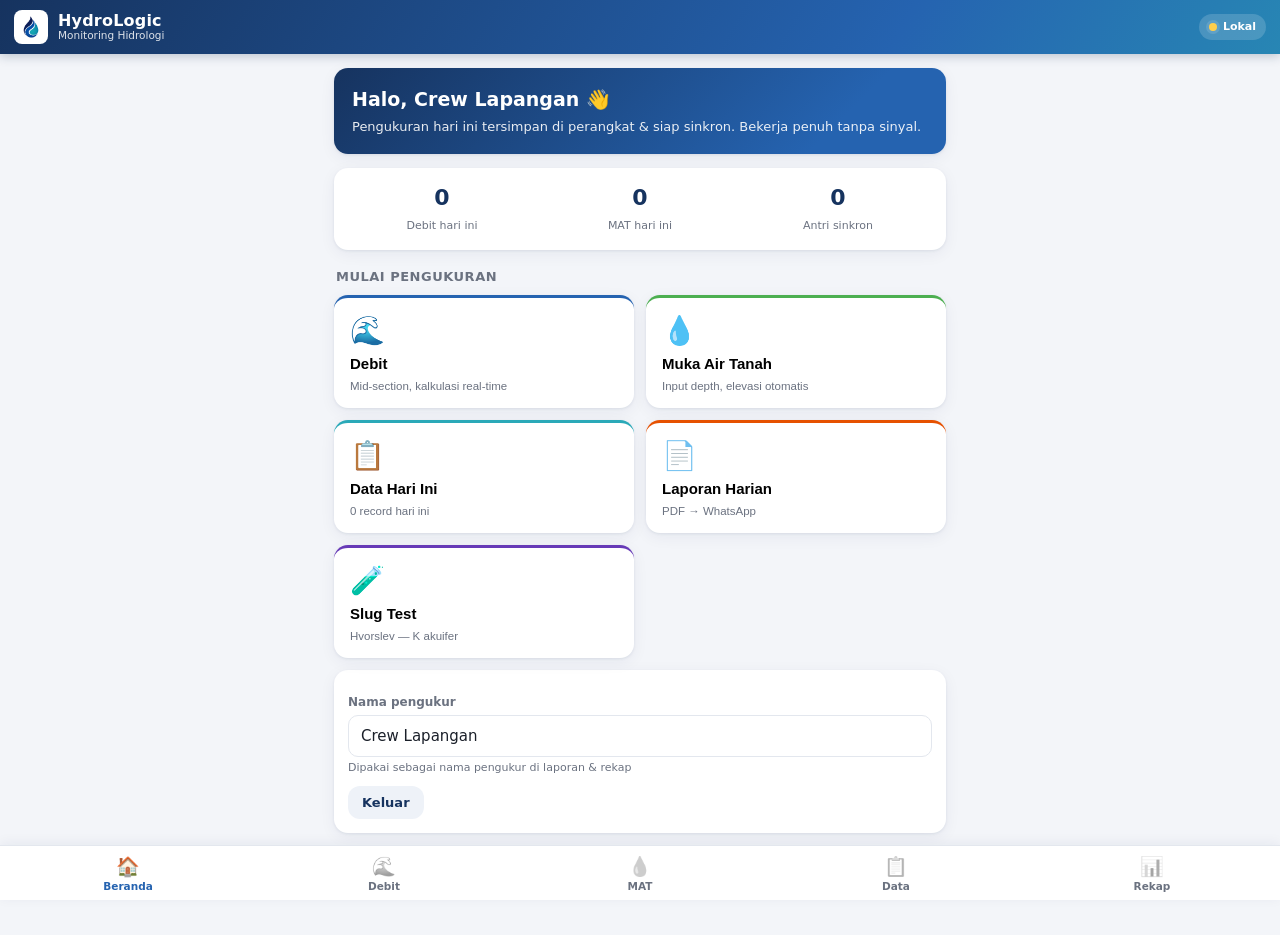
<file: index.html>
<!DOCTYPE html>
<html lang="id">
<head>
  <meta charset="UTF-8" />
  <meta name="viewport" content="width=device-width, initial-scale=1.0, viewport-fit=cover" />
  <meta name="theme-color" content="#16335f" />
  <title>HydroLogic — Monitoring Hidrologi</title>
  <link rel="manifest" href="manifest.json" />
  <link rel="icon" href="assets/icons/favicon.ico" />
  <link rel="apple-touch-icon" href="assets/icons/apple-touch-icon.png" />
  <link rel="stylesheet" href="css/styles.css" />
</head>
<body>
  <!-- App bar -->
  <header class="appbar" id="appbar">
    <img src="assets/icons/icon-192.png" alt="HydroLogic" class="appbar__logo" />
    <div class="appbar__title">
      <strong>HydroLogic</strong>
      <span id="appbar-sub">Monitoring Hidrologi</span>
    </div>
    <div class="sync-pill" id="sync-pill" title="Status koneksi & sinkronisasi">
      <span class="sync-dot" id="sync-dot"></span>
      <span id="sync-text">—</span>
    </div>
  </header>

  <main id="view"><!-- views injected here --></main>

  <!-- Bottom navigation -->
  <nav class="bottomnav" id="bottomnav">
    <button class="navbtn is-active" data-route="home">
      <span class="navbtn__ico">🏠</span><span>Beranda</span>
    </button>
    <button class="navbtn" data-route="discharge">
      <span class="navbtn__ico">🌊</span><span>Debit</span>
    </button>
    <button class="navbtn" data-route="gwl">
      <span class="navbtn__ico">💧</span><span>MAT</span>
    </button>
    <button class="navbtn" data-route="records">
      <span class="navbtn__ico">📋</span><span>Data</span>
    </button>
    <button class="navbtn" data-route="dashboard">
      <span class="navbtn__ico">📊</span><span>Rekap</span>
    </button>
  </nav>

  <div id="toast" class="toast" aria-live="polite"></div>

  <!-- Vendored libs (offline) -->
  <script src="js/vendor/jspdf.umd.min.js"></script>
  <script src="js/vendor/supabase.js"></script>
  <script src="js/vendor/xlsx.full.min.js"></script>
  <!-- App modules -->
  <script src="js/config.js"></script>
  <script src="js/stations.js"></script>
  <script src="js/db.js"></script>
  <script src="js/auth.js"></script>
  <script src="js/sync.js"></script>
  <script src="js/discharge.js"></script>
  <script src="js/gwl.js"></script>
  <script src="js/dashboard.js"></script>
  <script src="js/report.js"></script>
  <script src="js/export.js"></script>
  <script src="js/slug.js"></script>
  <script src="js/slugtest.js"></script>
  <script src="js/app.js"></script>
</body>
</html>
</file>
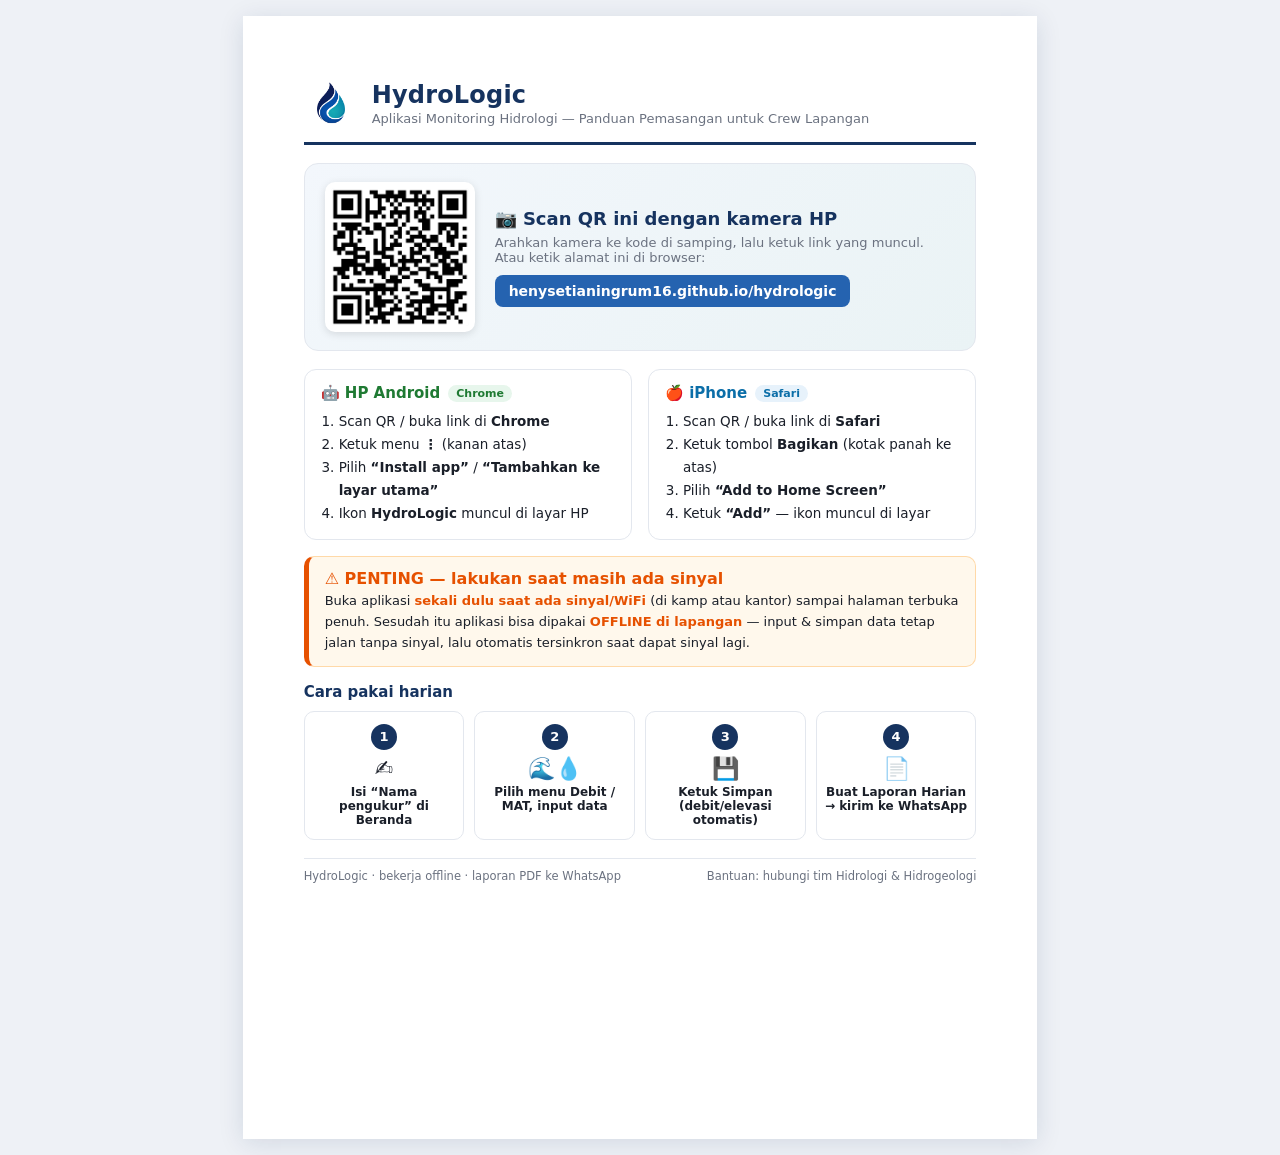
<file: panduan-install.html>
<!DOCTYPE html>
<html lang="id">
<head>
<meta charset="UTF-8" />
<meta name="viewport" content="width=device-width, initial-scale=1" />
<title>HydroLogic — Panduan Install untuk Crew</title>
<style>
  :root{ --navy:#16335f; --blue:#2563b0; --teal:#2aa9b8; --ink:#1a1f29; --muted:#6b7280; --line:#e3e7ee; --amber:#e65100; }
  *{ box-sizing:border-box; margin:0; padding:0; }
  body{ font-family:system-ui,-apple-system,"Segoe UI",Roboto,sans-serif; color:var(--ink); background:#eef1f6; padding:16px; }
  .sheet{ width:210mm; min-height:297mm; margin:0 auto; background:#fff; padding:16mm 16mm 12mm; box-shadow:0 4px 24px rgba(16,42,80,.12); }
  .head{ display:flex; align-items:center; gap:14px; border-bottom:3px solid var(--navy); padding-bottom:12px; }
  .head img{ width:54px; height:54px; }
  .head h1{ font-size:24px; color:var(--navy); letter-spacing:.2px; }
  .head p{ font-size:13px; color:var(--muted); margin-top:2px; }
  .qrbox{ display:flex; gap:20px; align-items:center; background:linear-gradient(135deg,#f3f7fc,#eaf3f5); border:1px solid var(--line); border-radius:14px; padding:18px 20px; margin:18px 0; }
  .qrbox img{ width:150px; height:150px; border:6px solid #fff; border-radius:10px; box-shadow:0 2px 8px rgba(0,0,0,.12); background:#fff; }
  .qrbox .t1{ font-size:18px; font-weight:800; color:var(--navy); }
  .qrbox .t2{ font-size:13px; color:var(--muted); margin:6px 0 10px; }
  .url{ display:inline-block; font-size:14px; font-weight:700; color:#fff; background:var(--blue); padding:8px 14px; border-radius:8px; word-break:break-all; }
  .cols{ display:flex; gap:16px; margin-top:6px; }
  .col{ flex:1; border:1px solid var(--line); border-radius:12px; padding:14px 16px; }
  .col h2{ font-size:15px; margin-bottom:8px; display:flex; align-items:center; gap:8px; }
  .col.an h2{ color:#1f7a33; } .col.io h2{ color:#0b6ea8; }
  .col ol{ margin-left:18px; font-size:13.5px; line-height:1.7; }
  .col .badge{ font-size:11px; font-weight:700; padding:2px 8px; border-radius:20px; }
  .an .badge{ background:#e7f6ec; color:#1f7a33; } .io .badge{ background:#e7f2fb; color:#0b6ea8; }
  .penting{ margin-top:16px; background:#fff8ec; border:1px solid #ffd9a8; border-left:5px solid var(--amber); border-radius:10px; padding:12px 16px; }
  .penting b{ color:var(--amber); } .penting p{ font-size:13px; line-height:1.6; margin-top:3px; }
  .usage{ margin-top:16px; }
  .usage h2{ font-size:15px; color:var(--navy); margin-bottom:10px; }
  .steps{ display:flex; gap:10px; }
  .step{ flex:1; text-align:center; border:1px solid var(--line); border-radius:10px; padding:12px 8px; }
  .step .n{ width:26px; height:26px; border-radius:50%; background:var(--navy); color:#fff; font-weight:700; font-size:13px; display:grid; place-items:center; margin:0 auto 6px; }
  .step .ic{ font-size:22px; } .step .lb{ font-size:12px; margin-top:4px; color:var(--ink); font-weight:600; }
  .foot{ margin-top:18px; border-top:1px solid var(--line); padding-top:10px; font-size:11.5px; color:var(--muted); display:flex; justify-content:space-between; }
  @media print{ body{ background:#fff; padding:0; } .sheet{ box-shadow:none; margin:0; } @page{ size:A4; margin:0; } }
</style>
</head>
<body>
  <div class="sheet">
    <div class="head">
      <img src="assets/icons/icon-192.png" alt="HydroLogic" />
      <div>
        <h1>HydroLogic</h1>
        <p>Aplikasi Monitoring Hidrologi — Panduan Pemasangan untuk Crew Lapangan</p>
      </div>
    </div>

    <div class="qrbox">
      <img src="assets/qr-install.png" alt="QR Code" />
      <div>
        <div class="t1">📷 Scan QR ini dengan kamera HP</div>
        <div class="t2">Arahkan kamera ke kode di samping, lalu ketuk link yang muncul. Atau ketik alamat ini di browser:</div>
        <span class="url">henysetianingrum16.github.io/hydrologic</span>
      </div>
    </div>

    <div class="cols">
      <div class="col an">
        <h2>🤖 HP Android <span class="badge">Chrome</span></h2>
        <ol>
          <li>Scan QR / buka link di <b>Chrome</b></li>
          <li>Ketuk menu <b>⋮</b> (kanan atas)</li>
          <li>Pilih <b>“Install app”</b> / <b>“Tambahkan ke layar utama”</b></li>
          <li>Ikon <b>HydroLogic</b> muncul di layar HP</li>
        </ol>
      </div>
      <div class="col io">
        <h2>🍎 iPhone <span class="badge">Safari</span></h2>
        <ol>
          <li>Scan QR / buka link di <b>Safari</b></li>
          <li>Ketuk tombol <b>Bagikan</b> (kotak panah ke atas)</li>
          <li>Pilih <b>“Add to Home Screen”</b></li>
          <li>Ketuk <b>“Add”</b> — ikon muncul di layar</li>
        </ol>
      </div>
    </div>

    <div class="penting">
      <b>⚠️ PENTING — lakukan saat masih ada sinyal</b>
      <p>Buka aplikasi <b>sekali dulu saat ada sinyal/WiFi</b> (di kamp atau kantor) sampai halaman terbuka penuh. Sesudah itu aplikasi bisa dipakai <b>OFFLINE di lapangan</b> — input &amp; simpan data tetap jalan tanpa sinyal, lalu otomatis tersinkron saat dapat sinyal lagi.</p>
    </div>

    <div class="usage">
      <h2>Cara pakai harian</h2>
      <div class="steps">
        <div class="step"><div class="n">1</div><div class="ic">✍️</div><div class="lb">Isi “Nama pengukur” di Beranda</div></div>
        <div class="step"><div class="n">2</div><div class="ic">🌊💧</div><div class="lb">Pilih menu Debit / MAT, input data</div></div>
        <div class="step"><div class="n">3</div><div class="ic">💾</div><div class="lb">Ketuk Simpan (debit/elevasi otomatis)</div></div>
        <div class="step"><div class="n">4</div><div class="ic">📄</div><div class="lb">Buat Laporan Harian → kirim ke WhatsApp</div></div>
      </div>
    </div>

    <div class="foot">
      <span>HydroLogic · bekerja offline · laporan PDF ke WhatsApp</span>
      <span>Bantuan: hubungi tim Hidrologi &amp; Hidrogeologi</span>
    </div>
  </div>
</body>
</html>
</file>
<file: css/styles.css>
:root {
  --navy: #16335f;
  --navy-2: #1b3a6b;
  --blue: #2563b0;
  --blue-2: #3a7bd5;
  --teal: #2aa9b8;
  --green: #2e7d32;
  --green-2: #4caf50;
  --orange: #e65100;
  --amber: #ff9800;
  --red: #d32f2f;
  --ink: #1a1f29;
  --muted: #6b7280;
  --line: #e3e7ee;
  --bg: #f3f5f9;
  --card: #ffffff;
  --radius: 14px;
  --shadow: 0 1px 3px rgba(16,42,80,.08), 0 4px 16px rgba(16,42,80,.06);
}

* { box-sizing: border-box; -webkit-tap-highlight-color: transparent; }
html, body { margin: 0; padding: 0; }
body {
  font-family: system-ui, -apple-system, "Segoe UI", Roboto, sans-serif;
  background: var(--bg);
  color: var(--ink);
  font-size: 15px;
  line-height: 1.45;
  padding-bottom: 76px; /* bottom nav */
  -webkit-font-smoothing: antialiased;
}

/* ---------- App bar ---------- */
.appbar {
  position: sticky; top: 0; z-index: 30;
  display: flex; align-items: center; gap: 10px;
  padding: 10px 14px;
  padding-top: max(10px, env(safe-area-inset-top));
  background: linear-gradient(120deg, var(--navy) 0%, var(--blue) 70%, var(--teal) 130%);
  color: #fff;
  box-shadow: 0 2px 10px rgba(16,42,80,.25);
}
.appbar__logo { width: 34px; height: 34px; border-radius: 8px; background: #fff; padding: 3px; }
.appbar__title { display: flex; flex-direction: column; line-height: 1.1; flex: 1; }
.appbar__title strong { font-size: 16px; letter-spacing: .2px; }
.appbar__title span { font-size: 10.5px; opacity: .85; }

.sync-pill {
  display: inline-flex; align-items: center; gap: 6px;
  background: rgba(255,255,255,.16); border-radius: 20px;
  padding: 5px 10px; font-size: 11px; font-weight: 600;
}
.sync-dot { width: 8px; height: 8px; border-radius: 50%; background: #9aa4b2; box-shadow: 0 0 0 3px rgba(255,255,255,.12); }
.sync-dot.is-online { background: #58e08a; }
.sync-dot.is-offline { background: #ffcf4d; }
.sync-dot.is-syncing { background: #58c8e0; animation: pulse 1s infinite; }
@keyframes pulse { 50% { opacity: .35; } }

/* ---------- Layout ---------- */
main { padding: 14px; max-width: 640px; margin: 0 auto; }
.section-title { font-size: 13px; font-weight: 700; color: var(--muted); text-transform: uppercase; letter-spacing: .5px; margin: 18px 2px 8px; }
.card { background: var(--card); border-radius: var(--radius); box-shadow: var(--shadow); padding: 14px; margin-bottom: 12px; }
.row { display: flex; gap: 10px; }
.row > * { flex: 1; }
.muted { color: var(--muted); }
.small { font-size: 12px; }
.center { text-align: center; }

/* ---------- Home ---------- */
.hero {
  background: linear-gradient(135deg, var(--navy), var(--blue) 80%);
  color: #fff; border-radius: var(--radius); padding: 18px; margin-bottom: 14px;
  box-shadow: var(--shadow);
}
.hero h1 { margin: 0 0 4px; font-size: 19px; }
.hero p { margin: 0; opacity: .9; font-size: 13px; }
.tiles { display: grid; grid-template-columns: 1fr 1fr; gap: 12px; }
.tile {
  border: none; text-align: left; cursor: pointer;
  background: var(--card); border-radius: var(--radius); box-shadow: var(--shadow);
  padding: 16px; display: flex; flex-direction: column; gap: 8px;
  transition: transform .08s ease;
}
.tile:active { transform: scale(.97); }
.tile__ico { font-size: 28px; }
.tile__t { font-weight: 700; font-size: 15px; }
.tile__d { font-size: 11.5px; color: var(--muted); }
.tile--debit { border-top: 3px solid var(--blue); }
.tile--gwl { border-top: 3px solid var(--green-2); }
.tile--report { border-top: 3px solid var(--orange); }
.tile--data { border-top: 3px solid var(--teal); }
.tile--slug { border-top: 3px solid #673ab7; }

.stat-row { display: flex; gap: 10px; }
.stat { flex: 1; text-align: center; }
.stat b { display: block; font-size: 22px; color: var(--navy); }
.stat span { font-size: 11px; color: var(--muted); }

/* ---------- Forms ---------- */
label { display: block; font-size: 12px; font-weight: 600; color: var(--muted); margin: 10px 0 4px; }
input, select, textarea {
  width: 100%; font-size: 15px; font-family: inherit;
  padding: 11px 12px; border: 1.5px solid var(--line); border-radius: 10px;
  background: #fff; color: var(--ink); outline: none;
}
input:focus, select:focus, textarea:focus { border-color: var(--blue); box-shadow: 0 0 0 3px rgba(37,99,176,.12); }
input.big { font-size: 22px; font-weight: 700; text-align: center; }
.field-hint { font-size: 11px; color: var(--muted); margin-top: 3px; }
.input-error { border-color: var(--red) !important; }

.btn {
  display: inline-flex; align-items: center; justify-content: center; gap: 8px;
  width: 100%; border: none; cursor: pointer; font-family: inherit;
  padding: 14px; border-radius: 12px; font-size: 15px; font-weight: 700;
  background: var(--blue); color: #fff; transition: filter .1s, transform .08s;
}
.btn:active { transform: scale(.98); }
.btn:disabled { opacity: .5; }
.btn--green { background: var(--green-2); }
.btn--ghost { background: #eef2f8; color: var(--navy); }
.btn--orange { background: var(--orange); }
.btn--sm { width: auto; padding: 9px 14px; font-size: 13px; }

.chip {
  display: inline-block; padding: 4px 10px; border-radius: 20px;
  font-size: 11px; font-weight: 700;
}
.chip--up { background: #e7f6ec; color: var(--green); }
.chip--down { background: #fde7e7; color: var(--red); }
.chip--flat { background: #eef2f8; color: var(--muted); }
.chip--ok { background: #e7f6ec; color: var(--green); }
.chip--wait { background: #fff4e0; color: var(--orange); }

/* ---------- Segment table (discharge) ---------- */
.segtable { width: 100%; border-collapse: collapse; font-size: 13px; }
.segtable th { font-size: 10.5px; color: var(--muted); text-transform: uppercase; padding: 6px 4px; text-align: center; font-weight: 700; }
.segtable td { padding: 3px; text-align: center; border-top: 1px solid var(--line); }
.segtable input { padding: 8px 4px; text-align: center; font-size: 14px; border-radius: 8px; }
.segtable td.calc { color: var(--muted); font-variant-numeric: tabular-nums; }
.seg-idx { font-weight: 700; color: var(--navy); }

.result-bar {
  display: flex; align-items: center; justify-content: space-between;
  background: linear-gradient(135deg, var(--navy), var(--blue) 90%);
  color: #fff; border-radius: 12px; padding: 14px 16px; margin-top: 4px;
}
.result-bar .big-num { font-size: 30px; font-weight: 800; line-height: 1; }
.result-bar .unit { font-size: 14px; opacity: .85; }
.result-bar.green { background: linear-gradient(135deg, #1b5e20, var(--green-2) 90%); }

/* ---------- SVG viz wrappers ---------- */
.viz { background: #fafbfd; border: 1px solid var(--line); border-radius: 12px; padding: 8px; }
.viz svg { display: block; width: 100%; height: auto; }
.legend { display: flex; gap: 14px; flex-wrap: wrap; font-size: 11px; color: var(--muted); margin-top: 6px; }
.legend i { display: inline-block; width: 10px; height: 10px; border-radius: 3px; margin-right: 4px; vertical-align: -1px; }

/* ---------- Records ---------- */
.rec { display: flex; align-items: center; gap: 10px; padding: 11px 4px; border-top: 1px solid var(--line); }
.rec:first-child { border-top: none; }
.rec__ico { width: 36px; height: 36px; border-radius: 10px; display: grid; place-items: center; font-size: 18px; flex: none; }
.rec__ico.debit { background: #e8f0fb; }
.rec__ico.gwl { background: #e9f6ec; }
.rec__main { flex: 1; min-width: 0; }
.rec__main b { font-size: 14px; }
.rec__main span { display: block; font-size: 11.5px; color: var(--muted); }
.rec__val { text-align: right; font-weight: 700; color: var(--navy); white-space: nowrap; }
.rec--col { flex-direction: column; align-items: stretch; gap: 8px; }
.rec__top { display: flex; align-items: center; gap: 10px; }
.rec__top .rec__main { flex: 1; min-width: 0; }
.rec-actions { display: flex; gap: 6px; }
.rec-act {
  flex: 1; border: 1px solid var(--line); background: #fff; cursor: pointer;
  font-family: inherit; font-size: 12px; font-weight: 600; color: var(--navy);
  padding: 8px 4px; border-radius: 9px; transition: background .1s;
}
.rec-act:active { background: var(--bg); }
.rec-act--danger { color: var(--red); border-color: #f3d2d2; }

/* ---------- Toast ---------- */
.toast {
  position: fixed; left: 50%; bottom: 90px; transform: translateX(-50%) translateY(20px);
  background: var(--ink); color: #fff; padding: 11px 18px; border-radius: 24px;
  font-size: 13px; font-weight: 600; opacity: 0; pointer-events: none;
  transition: opacity .2s, transform .2s; z-index: 60; box-shadow: var(--shadow);
  max-width: 90vw; text-align: center;
}
.toast.show { opacity: 1; transform: translateX(-50%) translateY(0); }
.toast.err { background: var(--red); }
.toast.ok { background: var(--green); }

/* ---------- Bottom nav ---------- */
.bottomnav {
  position: fixed; bottom: 0; left: 0; right: 0; z-index: 40;
  display: flex; background: #fff; border-top: 1px solid var(--line);
  padding-bottom: env(safe-area-inset-bottom);
  box-shadow: 0 -2px 12px rgba(16,42,80,.06);
}
.navbtn {
  flex: 1; border: none; background: none; cursor: pointer; font-family: inherit;
  display: flex; flex-direction: column; align-items: center; gap: 2px;
  padding: 9px 4px 8px; color: var(--muted); font-size: 10.5px; font-weight: 600;
}
.navbtn__ico { font-size: 19px; filter: grayscale(1) opacity(.6); }
.navbtn.is-active { color: var(--blue); }
.navbtn.is-active .navbtn__ico { filter: none; }

/* ---------- misc ---------- */
.divider { height: 1px; background: var(--line); margin: 12px 0; }
.kv { display: flex; justify-content: space-between; font-size: 13px; padding: 3px 0; }
.kv b { color: var(--ink); }
.back-link { background: none; border: none; color: var(--blue); font-weight: 700; cursor: pointer; font-size: 13px; padding: 0; }
.addlink { background: none; border: none; color: var(--blue); font-weight: 700; cursor: pointer; font-size: 12.5px; padding: 6px 0 0; }

/* ---------- Modal ---------- */
.hl-modal-ov {
  position: fixed; inset: 0; background: rgba(16,42,80,.45); z-index: 90;
  display: flex; align-items: flex-end; justify-content: center; animation: fade .2s;
}
.hl-modal {
  background: var(--card); width: 100%; max-width: 640px; border-radius: 18px 18px 0 0;
  padding: 18px 18px 22px; max-height: 88vh; overflow: auto; box-shadow: 0 -4px 24px rgba(16,42,80,.2);
}
@media (min-width: 520px) { .hl-modal-ov { align-items: center; } .hl-modal { border-radius: 18px; } }
.hl-modal h3 { margin: 0 0 2px; font-size: 17px; color: var(--navy); }

/* ---------- Update banner ---------- */
.update-bar {
  position: fixed; left: 12px; right: 12px; bottom: 88px; z-index: 100;
  display: flex; align-items: center; justify-content: space-between; gap: 12px;
  background: var(--navy); color: #fff; border-radius: 12px; padding: 10px 12px 10px 16px;
  box-shadow: 0 6px 20px rgba(16,42,80,.34); font-size: 13.5px; font-weight: 600;
  animation: fade .3s; max-width: 616px; margin: 0 auto;
}
.update-bar button {
  background: var(--teal); color: #fff; border: none; border-radius: 8px;
  padding: 9px 16px; font-weight: 700; cursor: pointer; font-family: inherit; font-size: 13px; white-space: nowrap;
}
.fade-in { animation: fade .25s ease; }
@keyframes fade { from { opacity: 0; transform: translateY(6px); } }
</file>
